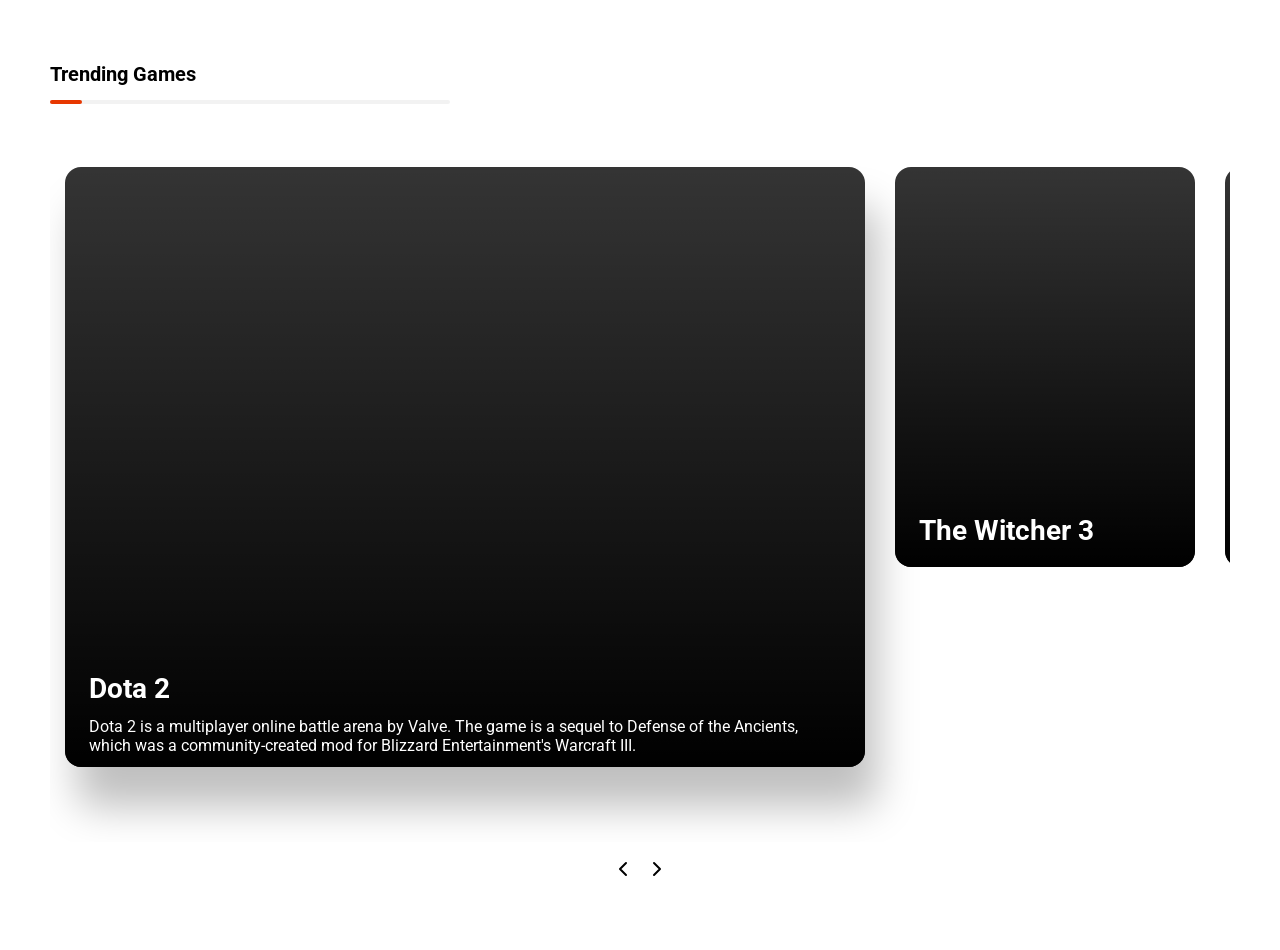
<file: expandable-animated-card-slider/index.html>
<!doctype html>
<html lang="en">
  <head>
    <meta charset="UTF-8" />
    <meta name="viewport" content="width=device-width, initial-scale=1.0" />
    <title>Document</title>
    <!-- Owl Carousel CSS -->
    <link rel="stylesheet" href="https://cdnjs.cloudflare.com/ajax/libs/OwlCarousel2/2.3.4/assets/owl.carousel.min.css" />
    <link rel="stylesheet" href="https://cdnjs.cloudflare.com/ajax/libs/OwlCarousel2/2.3.4/assets/owl.theme.default.min.css" />
    <!-- Font Awesome CDN -->
    <link rel="stylesheet" href="https://cdnjs.cloudflare.com/ajax/libs/font-awesome/4.7.0/css/font-awesome.min.css" />
    <link rel="stylesheet" href="style.css" />
  </head>
  <body>
    <section class="eacl-container">
  <h2 class="eacl-title">trending games</h2>
  <div class="owl-carousel eacl-carousel owl-theme">
    <div class="eacl-card active" style="background-image: url(https://www.yudiz.com/codepen/expandable-animated-card-slider/dota-2.jpg);">
      <div class="eacl-card-description">
        <h3 class="eacl-card-title">Dota 2</h3>
        <p>Dota 2 is a multiplayer online battle arena by Valve. The game is a sequel to Defense of the
          Ancients, which was a community-created mod for Blizzard Entertainment's Warcraft III.</p>
      </div>
    </div>
    <div class="eacl-card" style="background-image: url(https://www.yudiz.com/codepen/expandable-animated-card-slider/winter-3.jpg);">
      <div class="eacl-card-description">
        <h3 class="eacl-card-title">The Witcher 3</h3>
        <p>The Witcher 3 is a multiplayer online battle arena by Valve. The game is a sequel to Defense
          of the Ancients, which was a community-created mod for Blizzard Entertainment's Warcraft III.</p>
      </div>
    </div>
    <div class="eacl-card" style="background-image: url(https://www.yudiz.com/codepen/expandable-animated-card-slider/rdr-2.jpg);">
      <div class="eacl-card-description">
        <h3 class="eacl-card-title">RDR 2</h3>
        <p>RDR 2 is a multiplayer online battle arena by Valve. The game is a sequel to Defense of the
          Ancients, which was a community-created mod for Blizzard Entertainment's Warcraft III.</p>
      </div>
    </div>
    <div class="eacl-card" style="background-image: url(https://www.yudiz.com/codepen/expandable-animated-card-slider/pubg.jpg);">
      <div class="eacl-card-description">
        <h3 class="eacl-card-title">PUBG Mobile</h3>
        <p>PUBG 2 is a multiplayer online battle arena by Valve. The game is a sequel to Defense of the
          Ancients, which was a community-created mod for Blizzard Entertainment's Warcraft III.</p>
      </div>
    </div>
    <div class="eacl-card" style="background-image: url(https://www.yudiz.com/codepen/expandable-animated-card-slider/fortnite.jpg);">
      <div class="eacl-card-description">
        <h3 class="eacl-card-title">Fortnite</h3>
        <p>Battle royale where 100 players fight to be the last person standing. which was a community-created mod
          for Blizzard Entertainment's Warcraft III.</p>
      </div>
    </div>
    <div class="eacl-card" style="background-image: url(https://www.yudiz.com/codepen/expandable-animated-card-slider/far-cry-5.jpg);">
      <div class="eacl-card-description">
        <h3 class="eacl-card-title">Far Cry 5</h3>
        <p>Far Cry 5 is a 2018 first-person shooter game developed by Ubisoft.
          which was a community-created mod for Blizzard Entertainment's Warcraft III.</p>
      </div>
    </div>

       <div class="eacl-card" style="background-image: url(https://www.yudiz.com/codepen/expandable-animated-card-slider/dota-2.jpg);">
      <div class="eacl-card-description">
        <h3 class="eacl-card-title">item 1</h3>
        <p>Dota 2 is a multiplayer online battle arena by Valve. The game is a sequel to Defense of the
          Ancients, which was a community-created mod for Blizzard Entertainment's Warcraft III.</p>
      </div>
    </div>
  </div>
  </div>
</section>
    <!-- jQuery and Owl Carousel JS -->
    <script src="https://cdnjs.cloudflare.com/ajax/libs/jquery/3.7.1/jquery.min.js"></script>
    <script src="https://cdnjs.cloudflare.com/ajax/libs/OwlCarousel2/2.3.4/owl.carousel.min.js"></script>
    <script src="scripts.js"></script>
  </body>
</html>
</file>
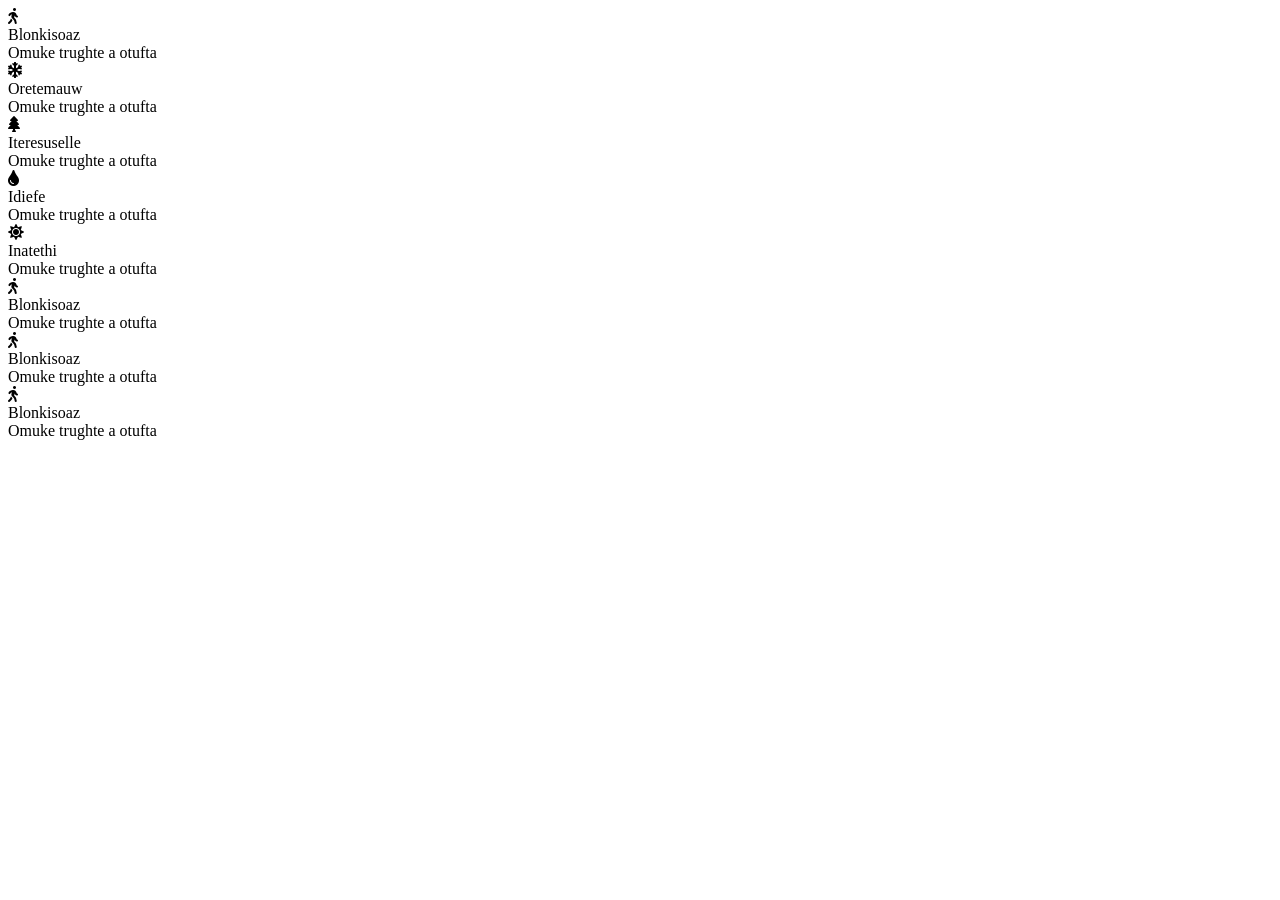
<file: expanding-flex-cards/index.html>
<!doctype html>
<html lang="en">
  <head>
    <meta charset="UTF-8" />
    <meta name="viewport" content="width=device-width, initial-scale=1.0" />
    <title>Document</title>
    <link
      href="https://fonts.googleapis.com/css2?family=Roboto:wght@400;700&display=swap"
      rel="stylesheet"
    />
    <link
      rel="stylesheet"
      href="https://cdnjs.cloudflare.com/ajax/libs/font-awesome/5.15.4/css/all.min.css"
    />
    <link rel="stylesheet" href="style.css" />
  </head>
  <body>
    <div class="efc-container">
      <div
        class="efc-card efc-active"
        style="
          --optionBackground: url(https://66.media.tumblr.com/6fb397d822f4f9f4596dff2085b18f2e/tumblr_nzsvb4p6xS1qho82wo1_1280.jpg);
        "
      >
        <div class="efc-card-shadow"></div>
        <div class="efc-card-label">
          <div class="efc-card-icon">
            <i class="fas fa-walking"></i>
          </div>
          <div class="efc-card-info">
            <div class="efc-card-title">Blonkisoaz</div>
            <div class="efc-card-subtitle">Omuke trughte a otufta</div>
          </div>
        </div>
      </div>
      <div
        class="efc-card"
        style="
          --optionBackground: url(https://66.media.tumblr.com/8b69cdde47aa952e4176b4200052abf4/tumblr_o51p7mFFF21qho82wo1_1280.jpg);
        "
      >
        <div class="efc-card-shadow"></div>
        <div class="efc-card-label">
          <div class="efc-card-icon">
            <i class="fas fa-snowflake"></i>
          </div>
          <div class="efc-card-info">
            <div class="efc-card-title">Oretemauw</div>
            <div class="efc-card-subtitle">Omuke trughte a otufta</div>
          </div>
        </div>
      </div>
      <div
        class="efc-card"
        style="
          --optionBackground: url(https://66.media.tumblr.com/5af3f8303456e376ceda1517553ba786/tumblr_o4986gakjh1qho82wo1_1280.jpg);
        "
      >
        <div class="efc-card-shadow"></div>
        <div class="efc-card-label">
          <div class="efc-card-icon">
            <i class="fas fa-tree"></i>
          </div>
          <div class="efc-card-info">
            <div class="efc-card-title">Iteresuselle</div>
            <div class="efc-card-subtitle">Omuke trughte a otufta</div>
          </div>
        </div>
      </div>
      <div
        class="efc-card"
        style="
          --optionBackground: url(https://66.media.tumblr.com/5516a22e0cdacaa85311ec3f8fd1e9ef/tumblr_o45jwvdsL11qho82wo1_1280.jpg);
        "
      >
        <div class="efc-card-shadow"></div>
        <div class="efc-card-label">
          <div class="efc-card-icon">
            <i class="fas fa-tint"></i>
          </div>
          <div class="efc-card-info">
            <div class="efc-card-title">Idiefe</div>
            <div class="efc-card-subtitle">Omuke trughte a otufta</div>
          </div>
        </div>
      </div>
      <div
        class="efc-card"
        style="
          --optionBackground: url(https://66.media.tumblr.com/f19901f50b79604839ca761cd6d74748/tumblr_o65rohhkQL1qho82wo1_1280.jpg);
        "
      >
        <div class="efc-card-shadow"></div>
        <div class="efc-card-label">
          <div class="efc-card-icon">
            <i class="fas fa-sun"></i>
          </div>
          <div class="efc-card-info">
            <div class="efc-card-title">Inatethi</div>
            <div class="efc-card-subtitle">Omuke trughte a otufta</div>
          </div>
        </div>
      </div>
      <div
        class="efc-card"
        style="
          --optionBackground: url(https://66.media.tumblr.com/6fb397d822f4f9f4596dff2085b18f2e/tumblr_nzsvb4p6xS1qho82wo1_1280.jpg);
        "
      >
        <div class="efc-card-shadow"></div>
        <div class="efc-card-label">
          <div class="efc-card-icon">
            <i class="fas fa-walking"></i>
          </div>
          <div class="efc-card-info">
            <div class="efc-card-title">Blonkisoaz</div>
            <div class="efc-card-subtitle">Omuke trughte a otufta</div>
          </div>
        </div>
      </div>

      <div
        class="efc-card"
        style="
          --optionBackground: url(https://66.media.tumblr.com/6fb397d822f4f9f4596dff2085b18f2e/tumblr_nzsvb4p6xS1qho82wo1_1280.jpg);
        "
      >
        <div class="efc-card-shadow"></div>
        <div class="efc-card-label">
          <div class="efc-card-icon">
            <i class="fas fa-walking"></i>
          </div>
          <div class="efc-card-info">
            <div class="efc-card-title">Blonkisoaz</div>
            <div class="efc-card-subtitle">Omuke trughte a otufta</div>
          </div>
        </div>
      </div>

      <div
        class="efc-card"
        style="
          --optionBackground: url(https://66.media.tumblr.com/6fb397d822f4f9f4596dff2085b18f2e/tumblr_nzsvb4p6xS1qho82wo1_1280.jpg);
        "
      >
        <div class="efc-card-shadow"></div>
        <div class="efc-card-label">
          <div class="efc-card-icon">
            <i class="fas fa-walking"></i>
          </div>
          <div class="efc-card-info">
            <div class="efc-card-title">Blonkisoaz</div>
            <div class="efc-card-subtitle">Omuke trughte a otufta</div>
          </div>
        </div>
      </div>
    </div>

    <script src="scripts.js"></script>
  </body>
</html>
</file>
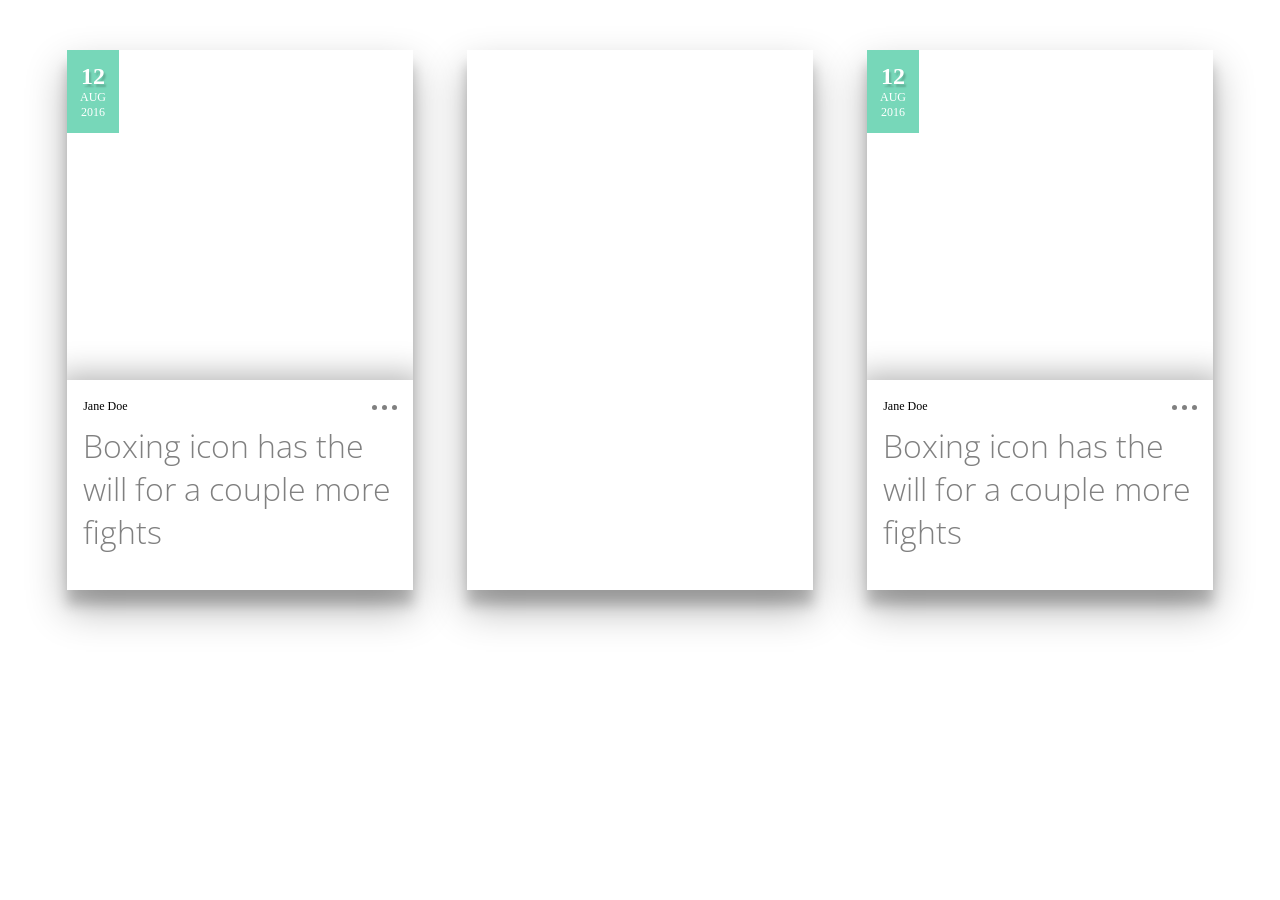
<file: news-cards/index.html>
<!doctype html>
<html lang="en">
  <head>
    <meta charset="UTF-8" />
    <meta name="viewport" content="width=device-width, initial-scale=1.0" />
    <link rel="stylesheet" href="style.css" />
    <link
      rel="stylesheet"
      href="https://cdnjs.cloudflare.com/ajax/libs/font-awesome/4.7.0/css/font-awesome.min.css"
    />
    <title>News Cards Grid</title>
  </head>
  <body>
    <div class="icbnc-news-card-grid">
      <!-- Light Style Card 1 -->
      <div class="icbnc-news-card icbnc-style-light">
        <div class="icbnc-card-inner">
          <div class="icbnc-card-date">
            <span class="icbnc-day">12</span>
            <span class="icbnc-month">Aug</span>
            <span class="icbnc-year">2016</span>
          </div>
          <div class="icbnc-card-details">
            <div class="icbnc-card-content">
              <span class="icbnc-card-author">Jane Doe</span>
              <h1 class="icbnc-card-title">
                <a href="#"
                  >Boxing icon has the will for a couple more fights</a
                >
              </h1>
              <div class="icbnc-card-hover-content">
                <div>
                  <p class="icbnc-card-excerpt">
                    The highly anticipated world championship fight will take place
                    at 10am and is the second major boxing blockbuster in the nation
                    after 43 years.
                  </p>
                </div>
              </div>
              <label for="show-menu-1" class="icbnc-card-menu-btn"
                ><span></span
              ></label>
            </div>
            <input
              type="checkbox"
              id="show-menu-1"
              class="icbnc-menu-checkbox"
            />
            <ul class="icbnc-card-menu">
              <li>
                <a href="#" class="fa fa-bookmark-o"></a>
              </li>
              <li>
                <a href="#" class="fa fa-heart-o"><span>47</span></a>
              </li>
              <li>
                <a href="#" class="fa fa-comment-o"><span>8</span></a>
              </li>
            </ul>
          </div>
        </div>
      </div>

      <!-- Dark Style Card -->
      <div class="icbnc-news-card icbnc-style-dark">
        <div class="icbnc-card-inner">
          <div class="icbnc-card-header">
            <div class="icbnc-card-date">
              <span class="icbnc-day">12</span>
              <span class="icbnc-month">Aug</span>
              <span class="icbnc-year">2016</span>
            </div>
            <ul class="icbnc-card-menu">
              <li>
                <a href="#" class="fa fa-bookmark-o"></a>
              </li>
              <li>
                <a href="#" class="fa fa-heart-o"><span>18</span></a>
              </li>
              <li>
                <a href="#" class="fa fa-comment-o"><span>3</span></a>
              </li>
            </ul>
          </div>
          <div class="icbnc-card-details">
            <div class="icbnc-card-content">
              <span class="icbnc-card-author">Jane Doe</span>
              <h1 class="icbnc-card-title">
                <a href="#">Stranger Things: The sound of the Upside Down</a>
              </h1>
              <div class="icbnc-card-hover-content">
                <div>
                  <p class="icbnc-card-excerpt">
                    The antsy bingers of Netflix will eagerly anticipate the digital
                    release of the Survive soundtrack, out today. The antsy bingers
                    of Netflix will eagerly anticipate the digital release of the
                    Survive soundtrack, out today. The antsy bingers of Netflix will
                    eagerly anticipate the digital release of the Survive
                    soundtrack, out today.
                  </p>
                  <a href="#" class="icbnc-card-read-more">Read more</a>
                </div>
              </div>
            </div>
          </div>
        </div>
      </div>

      <!-- Light Style Card 2 -->
      <div class="icbnc-news-card icbnc-style-light">
        <div class="icbnc-card-inner">
          <div class="icbnc-card-date">
            <span class="icbnc-day">12</span>
            <span class="icbnc-month">Aug</span>
            <span class="icbnc-year">2016</span>
          </div>
          <div class="icbnc-card-details">
            <div class="icbnc-card-content">
              <span class="icbnc-card-author">Jane Doe</span>
              <h1 class="icbnc-card-title">
                <a href="#"
                  >Boxing icon has the will for a couple more fights</a
                >
              </h1>
              <div class="icbnc-card-hover-content">
                <div>
                  <p class="icbnc-card-excerpt">
                    The highly anticipated world championship fight will take place
                    at 10am and is the second major boxing blockbuster in the nation
                    after 43 years.
                  </p>
                </div>
              </div>
              <label for="show-menu-2" class="icbnc-card-menu-btn"
                ><span></span
              ></label>
            </div>
            <input
              type="checkbox"
              id="show-menu-2"
              class="icbnc-menu-checkbox"
            />
            <ul class="icbnc-card-menu">
              <li>
                <a href="#" class="fa fa-bookmark-o"></a>
              </li>
              <li>
                <a href="#" class="fa fa-heart-o"><span>47</span></a>
              </li>
              <li>
                <a href="#" class="fa fa-comment-o"><span>8</span></a>
              </li>
            </ul>
          </div>
        </div>
      </div>
    </div>
  </body>
</html>
</file>
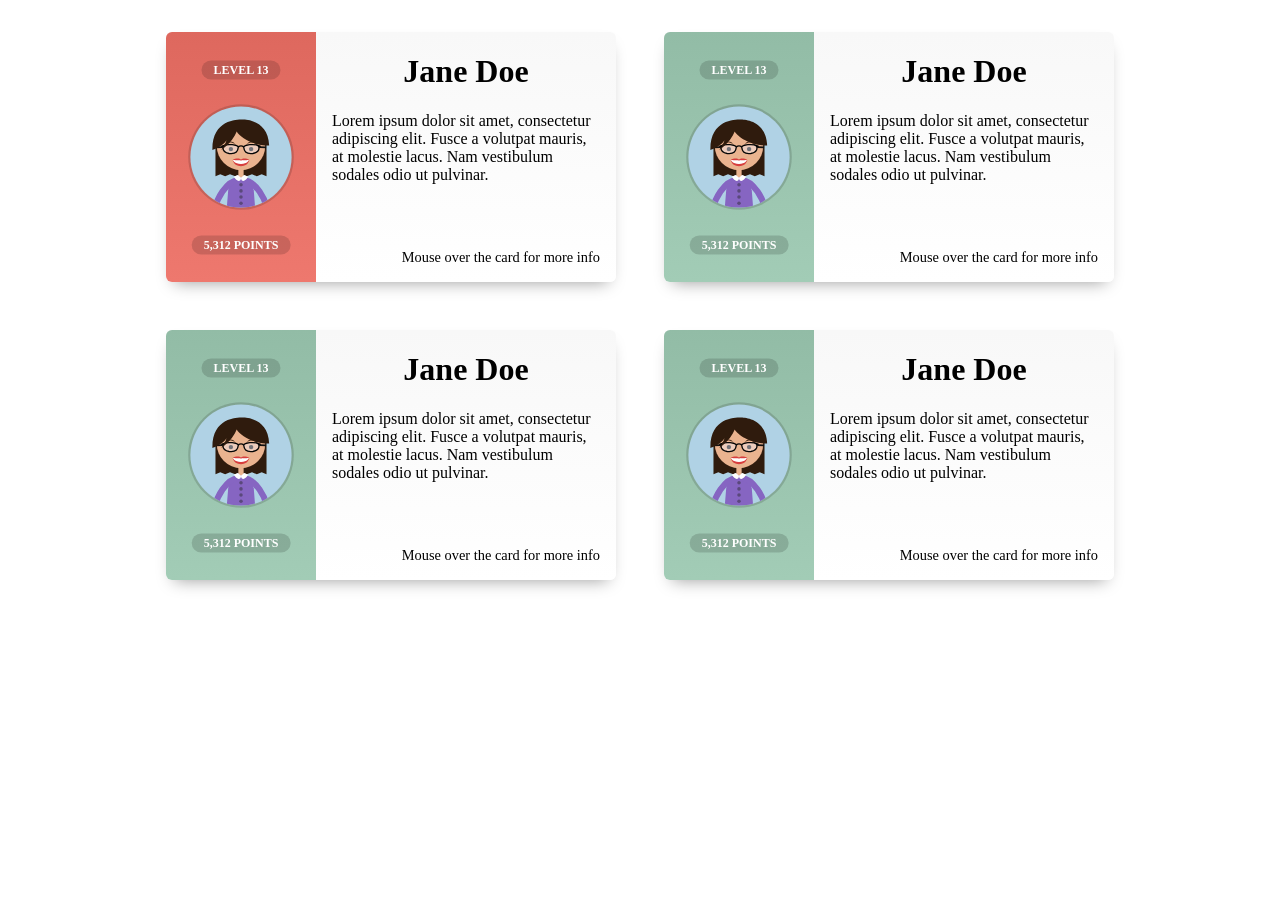
<file: player-cards/index.html>
<!doctype html>
<html lang="en">
  <head>
    <meta charset="UTF-8" />
    <meta name="viewport" content="width=device-width, initial-scale=1.0" />
    <link
      rel="stylesheet"
      href="https://cdnjs.cloudflare.com/ajax/libs/font-awesome/4.7.0/css/font-awesome.min.css"
    />
    <link rel="stylesheet" href="style.css" />
    <title>Document</title>
  </head>
  <body>
    <div class="pcb-main-wrapper">
      <div class="pcb-card-grid">
        <div class="pcb-profile-card">
          <div class="pcb-sidebar">
            <div class="pcb-user-avatar">
              <div class="pcb-user-level">Level 13</div>
              <div class="pcb-user-points">5,312 Points</div>
              <svg
                width="110"
                height="110"
                viewBox="0 0 250 250"
                xmlns="http://www.w3.org/2000/svg"
                role="img"
                aria-labelledby="title desc"
              >
                <title id="title">Teacher</title>
                <desc id="desc">
                  Cartoon of a Caucasian woman smiling, and wearing black
                  glasses and a purple shirt with white collar drawn by Alvaro
                  Montoro.
                </desc>
                <style>
                  .pcb-av-skin {
                    fill: #eab38f;
                  }
                  .pcb-av-eyes {
                    fill: #1f1f1f;
                  }
                  .pcb-av-hair {
                    fill: #2f1b0d;
                  }
                  .pcb-av-line {
                    fill: none;
                    stroke: #2f1b0d;
                    stroke-width: 2px;
                  }
                </style>
                <defs>
                  <clipPath id="scene">
                    <circle cx="125" cy="125" r="115" />
                  </clipPath>
                  <clipPath id="lips">
                    <path
                      d="M 106,132 C 113,127 125,128 125,132 125,128 137,127 144,132 141,142  134,146  125,146  116,146 109,142 106,132 Z"
                    />
                  </clipPath>
                </defs>
                <circle cx="125" cy="125" r="120" fill="rgba(0,0,0,0.15)" />
                <g stroke="none" stroke-width="0" clip-path="url(#scene)">
                  <rect x="0" y="0" width="250" height="250" fill="#b0d2e5" />
                  <g id="head">
                    <path
                      fill="none"
                      stroke="#111111"
                      stroke-width="2"
                      d="M 68,103 83,103.5"
                    />
                    <path
                      class="pcb-av-hair"
                      d="M 67,90 67,169 78,164 89,169 100,164 112,169 125,164 138,169 150,164 161,169 172,164 183,169 183,90 Z"
                    />
                    <circle cx="125" cy="100" r="55" class="pcb-av-skin" />
                    <ellipse
                      cx="102"
                      cy="107"
                      rx="5"
                      ry="5"
                      class="pcb-av-eyes"
                      id="eye-left"
                    />
                    <ellipse
                      cx="148"
                      cy="107"
                      rx="5"
                      ry="5"
                      class="pcb-av-eyes"
                      id="eye-right"
                    />
                    <rect x="119" y="140" width="12" height="40" class="pcb-av-skin" />
                    <path
                      class="pcb-av-line pcb-av-eyebrow"
                      d="M 90,98 C 93,90 103,89 110,94"
                      id="eyebrow-left"
                    />
                    <path
                      class="pcb-av-line pcb-av-eyebrow"
                      d="M 160,98 C 157,90 147,89 140,94"
                      id="eyebrow-right"
                    />
                    <path
                      stroke="#111111"
                      stroke-width="4"
                      d="M 68,103 83,102.5"
                    />
                    <path
                      stroke="#111111"
                      stroke-width="4"
                      d="M 182,103 167,102.5"
                    />
                    <path
                      stroke="#050505"
                      stroke-width="3"
                      fill="none"
                      d="M 119,102 C 123,99 127,99 131,102"
                    />
                    <path
                      fill="#050505"
                      d="M 92,97 C 85,97 79,98 80,101 81,104 84,104 85,102"
                    />
                    <path
                      fill="#050505"
                      d="M 158,97 C 165,97 171,98 170,101 169,104 166,104 165,102"
                    />
                    <path
                      stroke="#050505"
                      stroke-width="3"
                      fill="rgba(240,240,255,0.4)"
                      d="M 119,102 C 118,111 115,119 98,117 85,115 84,108 84,104 84,97 94,96 105,97 112,98 117,98 119,102 Z"
                    />
                    <path
                      stroke="#050505"
                      stroke-width="3"
                      fill="rgba(240,240,255,0.4)"
                      d="M 131,102 C 132,111 135,119 152,117 165,115 166,108 166,104 166,97 156,96 145,97 138,98 133,98 131,102 Z"
                    />
                    <path
                      class="pcb-av-hair"
                      d="M 60,109 C 59,39 118,40 129,40 139,40 187,43 189,99 135,98 115,67 115,67 115,67 108,90 80,109 86,101 91,92 92,87 85,99 65,108 60,109"
                    />
                    <path
                      id="mouth"
                      fill="#d73e3e"
                      d="M 106,132 C 113,127 125,128 125,132 125,128 137,127 144,132 141,142  134,146  125,146  116,146 109,142 106,132 Z"
                    />
                    <path
                      id="smile"
                      fill="white"
                      d="M125,141 C 140,141 143,132 143,132 143,132 125,133 125,133 125,133 106.5,132 106.5,132 106.5,132 110,141 125,141 Z"
                      clip-path="url(#lips)"
                    />
                  </g>
                  <g id="shirt">
                    <path
                      fill="#8665c2"
                      d="M 132,170 C 146,170 154,200 154,200 154,200 158,250 158,250 158,250 92,250 92,250 92,250 96,200 96,200 96,200 104,170 118,170 118,170 125,172 125,172 125,172 132,170 132,170 Z"
                    />
                    <path
                      id="arm-left"
                      class="pcb-av-arm"
                      stroke="#8665c2"
                      fill="none"
                      stroke-width="14"
                      d="M 118,178 C 94,179 66,220 65,254"
                    />
                    <path
                      id="arm-right"
                      class="pcb-av-arm"
                      stroke="#8665c2"
                      fill="none"
                      stroke-width="14"
                      d="M 132,178 C 156,179 184,220 185,254"
                    />
                    <path
                      fill="white"
                      d="M 117,166 C 117,166 125,172 125,172 125,182 115,182 109,170 Z"
                    />
                    <path
                      fill="white"
                      d="M 133,166 C 133,166 125,172 125,172 125,182 135,182 141,170 Z"
                    />
                    <circle cx="125" cy="188" r="4" fill="#5a487b" />
                    <circle cx="125" cy="202" r="4" fill="#5a487b" />
                    <circle cx="125" cy="216" r="4" fill="#5a487b" />
                    <circle cx="125" cy="230" r="4" fill="#5a487b" />
                    <circle cx="125" cy="244" r="4" fill="#5a487b" />
                    <path
                      stroke="#daa37f"
                      stroke-width="1"
                      class="pcb-av-skin pcb-av-hand"
                      id="hand-left"
                      d="M 51,270 C 46,263 60,243 63,246 65,247 66,248 61,255 72,243 76,238 79,240 82,243 72,254 69,257 72,254 82,241 86,244 89,247 75,261 73,263 77,258 84,251 86,253 89,256 70,287 59,278"
                    />
                    <path
                      stroke="#daa37f"
                      stroke-width="1"
                      class="pcb-av-skin pcb-av-hand"
                      id="hand-right"
                      d="M 199,270 C 204,263 190,243 187,246 185,247 184,248 189,255 178,243 174,238 171,240 168,243 178,254 181,257 178,254 168,241 164,244 161,247 175,261 177,263 173,258 166,251 164,253 161,256 180,287 191,278"
                    />
                  </g>
                </g>
              </svg>
            </div>
            <div class="pcb-sidebar-info">
              <h1>Jane Doe</h1>
              <div class="pcb-user-metadata">
                <span>Group Name</span>
                <span>Joined January 2019</span>
              </div>
              <div class="pcb-user-metadata">
                <span>Position/Role</span>
                <span>City, Country</span>
              </div>
              <div class="pcb-stats-container">
                <div>
                  <div class="pcb-stat-title">Awards</div>
                  <i class="fa fa-trophy"></i>
                  <div class="pcb-stat-value">2</div>
                </div>
                <div>
                  <div class="pcb-stat-title">Matches</div>
                  <i class="fa fa-gamepad"></i>
                  <div class="pcb-stat-value">27</div>
                </div>
                <div>
                  <div class="pcb-stat-title">Pals</div>
                  <i class="fa fa-group"></i>
                  <div class="pcb-stat-value">123</div>
                </div>
                <div>
                  <div class="pcb-stat-title">Coffee</div>
                  <i class="fa fa-coffee"></i>
                  <div class="pcb-stat-value pcb-stat-infinity">∞</div>
                </div>
              </div>
            </div>
          </div>
          <div class="pcb-main-content">
            <h1>Jane Doe</h1>
            <p>
              Lorem ipsum dolor sit amet, consectetur adipiscing elit. Fusce a
              volutpat mauris, at molestie lacus. Nam vestibulum sodales odio ut
              pulvinar.
            </p>
            <span class="pcb-hover-prompt">Mouse over the card for more info</span>
          </div>
        </div>

        <div class="pcb-profile-card pcb-theme-green">
          <div class="pcb-sidebar">
            <div class="pcb-user-avatar">
              <div class="pcb-user-level">Level 13</div>
              <div class="pcb-user-points">5,312 Points</div>
              <svg
                width="110"
                height="110"
                viewBox="0 0 250 250"
                xmlns="http://www.w3.org/2000/svg"
                role="img"
                aria-labelledby="title desc"
              >
                <title id="title">Teacher</title>
                <desc id="desc">
                  Cartoon of a Caucasian woman smiling, and wearing black
                  glasses and a purple shirt with white collar drawn by Alvaro
                  Montoro.
                </desc>
                <style>
                  .pcb-av-skin {
                    fill: #eab38f;
                  }
                  .pcb-av-eyes {
                    fill: #1f1f1f;
                  }
                  .pcb-av-hair {
                    fill: #2f1b0d;
                  }
                  .pcb-av-line {
                    fill: none;
                    stroke: #2f1b0d;
                    stroke-width: 2px;
                  }
                </style>
                <defs>
                  <clipPath id="scene">
                    <circle cx="125" cy="125" r="115" />
                  </clipPath>
                  <clipPath id="lips">
                    <path
                      d="M 106,132 C 113,127 125,128 125,132 125,128 137,127 144,132 141,142  134,146  125,146  116,146 109,142 106,132 Z"
                    />
                  </clipPath>
                </defs>
                <circle cx="125" cy="125" r="120" fill="rgba(0,0,0,0.15)" />
                <g stroke="none" stroke-width="0" clip-path="url(#scene)">
                  <rect x="0" y="0" width="250" height="250" fill="#b0d2e5" />
                  <g id="head">
                    <path
                      fill="none"
                      stroke="#111111"
                      stroke-width="2"
                      d="M 68,103 83,103.5"
                    />
                    <path
                      class="pcb-av-hair"
                      d="M 67,90 67,169 78,164 89,169 100,164 112,169 125,164 138,169 150,164 161,169 172,164 183,169 183,90 Z"
                    />
                    <circle cx="125" cy="100" r="55" class="pcb-av-skin" />
                    <ellipse
                      cx="102"
                      cy="107"
                      rx="5"
                      ry="5"
                      class="pcb-av-eyes"
                      id="eye-left"
                    />
                    <ellipse
                      cx="148"
                      cy="107"
                      rx="5"
                      ry="5"
                      class="pcb-av-eyes"
                      id="eye-right"
                    />
                    <rect x="119" y="140" width="12" height="40" class="pcb-av-skin" />
                    <path
                      class="pcb-av-line pcb-av-eyebrow"
                      d="M 90,98 C 93,90 103,89 110,94"
                      id="eyebrow-left"
                    />
                    <path
                      class="pcb-av-line pcb-av-eyebrow"
                      d="M 160,98 C 157,90 147,89 140,94"
                      id="eyebrow-right"
                    />
                    <path
                      stroke="#111111"
                      stroke-width="4"
                      d="M 68,103 83,102.5"
                    />
                    <path
                      stroke="#111111"
                      stroke-width="4"
                      d="M 182,103 167,102.5"
                    />
                    <path
                      stroke="#050505"
                      stroke-width="3"
                      fill="none"
                      d="M 119,102 C 123,99 127,99 131,102"
                    />
                    <path
                      fill="#050505"
                      d="M 92,97 C 85,97 79,98 80,101 81,104 84,104 85,102"
                    />
                    <path
                      fill="#050505"
                      d="M 158,97 C 165,97 171,98 170,101 169,104 166,104 165,102"
                    />
                    <path
                      stroke="#050505"
                      stroke-width="3"
                      fill="rgba(240,240,255,0.4)"
                      d="M 119,102 C 118,111 115,119 98,117 85,115 84,108 84,104 84,97 94,96 105,97 112,98 117,98 119,102 Z"
                    />
                    <path
                      stroke="#050505"
                      stroke-width="3"
                      fill="rgba(240,240,255,0.4)"
                      d="M 131,102 C 132,111 135,119 152,117 165,115 166,108 166,104 166,97 156,96 145,97 138,98 133,98 131,102 Z"
                    />
                    <path
                      class="pcb-av-hair"
                      d="M 60,109 C 59,39 118,40 129,40 139,40 187,43 189,99 135,98 115,67 115,67 115,67 108,90 80,109 86,101 91,92 92,87 85,99 65,108 60,109"
                    />
                    <path
                      id="mouth"
                      fill="#d73e3e"
                      d="M 106,132 C 113,127 125,128 125,132 125,128 137,127 144,132 141,142  134,146  125,146  116,146 109,142 106,132 Z"
                    />
                    <path
                      id="smile"
                      fill="white"
                      d="M125,141 C 140,141 143,132 143,132 143,132 125,133 125,133 125,133 106.5,132 106.5,132 106.5,132 110,141 125,141 Z"
                      clip-path="url(#lips)"
                    />
                  </g>
                  <g id="shirt">
                    <path
                      fill="#8665c2"
                      d="M 132,170 C 146,170 154,200 154,200 154,200 158,250 158,250 158,250 92,250 92,250 92,250 96,200 96,200 96,200 104,170 118,170 118,170 125,172 125,172 125,172 132,170 132,170 Z"
                    />
                    <path
                      id="arm-left"
                      class="pcb-av-arm"
                      stroke="#8665c2"
                      fill="none"
                      stroke-width="14"
                      d="M 118,178 C 94,179 66,220 65,254"
                    />
                    <path
                      id="arm-right"
                      class="pcb-av-arm"
                      stroke="#8665c2"
                      fill="none"
                      stroke-width="14"
                      d="M 132,178 C 156,179 184,220 185,254"
                    />
                    <path
                      fill="white"
                      d="M 117,166 C 117,166 125,172 125,172 125,182 115,182 109,170 Z"
                    />
                    <path
                      fill="white"
                      d="M 133,166 C 133,166 125,172 125,172 125,182 135,182 141,170 Z"
                    />
                    <circle cx="125" cy="188" r="4" fill="#5a487b" />
                    <circle cx="125" cy="202" r="4" fill="#5a487b" />
                    <circle cx="125" cy="216" r="4" fill="#5a487b" />
                    <circle cx="125" cy="230" r="4" fill="#5a487b" />
                    <circle cx="125" cy="244" r="4" fill="#5a487b" />
                    <path
                      stroke="#daa37f"
                      stroke-width="1"
                      class="pcb-av-skin pcb-av-hand"
                      id="hand-left"
                      d="M 51,270 C 46,263 60,243 63,246 65,247 66,248 61,255 72,243 76,238 79,240 82,243 72,254 69,257 72,254 82,241 86,244 89,247 75,261 73,263 77,258 84,251 86,253 89,256 70,287 59,278"
                    />
                    <path
                      stroke="#daa37f"
                      stroke-width="1"
                      class="pcb-av-skin pcb-av-hand"
                      id="hand-right"
                      d="M 199,270 C 204,263 190,243 187,246 185,247 184,248 189,255 178,243 174,238 171,240 168,243 178,254 181,257 178,254 168,241 164,244 161,247 175,261 177,263 173,258 166,251 164,253 161,256 180,287 191,278"
                    />
                  </g>
                </g>
              </svg>
            </div>
            <div class="pcb-sidebar-info">
              <h1>Jane Doe</h1>
              <div class="pcb-user-metadata">
                <span>Group Name</span>
                <span>Joined January 2019</span>
              </div>
              <div class="pcb-user-metadata">
                <span>Position/Role</span>
                <span>City, Country</span>
              </div>
              <div class="pcb-stats-container">
                <div>
                  <div class="pcb-stat-title">Awards</div>
                  <i class="fa fa-trophy"></i>
                  <div class="pcb-stat-value">2</div>
                </div>
                <div>
                  <div class="pcb-stat-title">Matches</div>
                  <i class="fa fa-gamepad"></i>
                  <div class="pcb-stat-value">27</div>
                </div>
                <div>
                  <div class="pcb-stat-title">Pals</div>
                  <i class="fa fa-group"></i>
                  <div class="pcb-stat-value">123</div>
                </div>
                <div>
                  <div class="pcb-stat-title">Coffee</div>
                  <i class="fa fa-coffee"></i>
                  <div class="pcb-stat-value pcb-stat-infinity">∞</div>
                </div>
              </div>
            </div>
          </div>
          <div class="pcb-main-content">
            <h1>Jane Doe</h1>
            <p>
              Lorem ipsum dolor sit amet, consectetur adipiscing elit. Fusce a
              volutpat mauris, at molestie lacus. Nam vestibulum sodales odio ut
              pulvinar.
            </p>
            <span class="pcb-hover-prompt">Mouse over the card for more info</span>
          </div>
        </div>
        <div class="pcb-profile-card pcb-theme-green">
          <div class="pcb-sidebar">
            <div class="pcb-user-avatar">
              <div class="pcb-user-level">Level 13</div>
              <div class="pcb-user-points">5,312 Points</div>
              <svg
                width="110"
                height="110"
                viewBox="0 0 250 250"
                xmlns="http://www.w3.org/2000/svg"
                role="img"
                aria-labelledby="title desc"
              >
                <title id="title">Teacher</title>
                <desc id="desc">
                  Cartoon of a Caucasian woman smiling, and wearing black
                  glasses and a purple shirt with white collar drawn by Alvaro
                  Montoro.
                </desc>
                <style>
                  .pcb-av-skin {
                    fill: #eab38f;
                  }
                  .pcb-av-eyes {
                    fill: #1f1f1f;
                  }
                  .pcb-av-hair {
                    fill: #2f1b0d;
                  }
                  .pcb-av-line {
                    fill: none;
                    stroke: #2f1b0d;
                    stroke-width: 2px;
                  }
                </style>
                <defs>
                  <clipPath id="scene">
                    <circle cx="125" cy="125" r="115" />
                  </clipPath>
                  <clipPath id="lips">
                    <path
                      d="M 106,132 C 113,127 125,128 125,132 125,128 137,127 144,132 141,142  134,146  125,146  116,146 109,142 106,132 Z"
                    />
                  </clipPath>
                </defs>
                <circle cx="125" cy="125" r="120" fill="rgba(0,0,0,0.15)" />
                <g stroke="none" stroke-width="0" clip-path="url(#scene)">
                  <rect x="0" y="0" width="250" height="250" fill="#b0d2e5" />
                  <g id="head">
                    <path
                      fill="none"
                      stroke="#111111"
                      stroke-width="2"
                      d="M 68,103 83,103.5"
                    />
                    <path
                      class="pcb-av-hair"
                      d="M 67,90 67,169 78,164 89,169 100,164 112,169 125,164 138,169 150,164 161,169 172,164 183,169 183,90 Z"
                    />
                    <circle cx="125" cy="100" r="55" class="pcb-av-skin" />
                    <ellipse
                      cx="102"
                      cy="107"
                      rx="5"
                      ry="5"
                      class="pcb-av-eyes"
                      id="eye-left"
                    />
                    <ellipse
                      cx="148"
                      cy="107"
                      rx="5"
                      ry="5"
                      class="pcb-av-eyes"
                      id="eye-right"
                    />
                    <rect x="119" y="140" width="12" height="40" class="pcb-av-skin" />
                    <path
                      class="pcb-av-line pcb-av-eyebrow"
                      d="M 90,98 C 93,90 103,89 110,94"
                      id="eyebrow-left"
                    />
                    <path
                      class="pcb-av-line pcb-av-eyebrow"
                      d="M 160,98 C 157,90 147,89 140,94"
                      id="eyebrow-right"
                    />
                    <path
                      stroke="#111111"
                      stroke-width="4"
                      d="M 68,103 83,102.5"
                    />
                    <path
                      stroke="#111111"
                      stroke-width="4"
                      d="M 182,103 167,102.5"
                    />
                    <path
                      stroke="#050505"
                      stroke-width="3"
                      fill="none"
                      d="M 119,102 C 123,99 127,99 131,102"
                    />
                    <path
                      fill="#050505"
                      d="M 92,97 C 85,97 79,98 80,101 81,104 84,104 85,102"
                    />
                    <path
                      fill="#050505"
                      d="M 158,97 C 165,97 171,98 170,101 169,104 166,104 165,102"
                    />
                    <path
                      stroke="#050505"
                      stroke-width="3"
                      fill="rgba(240,240,255,0.4)"
                      d="M 119,102 C 118,111 115,119 98,117 85,115 84,108 84,104 84,97 94,96 105,97 112,98 117,98 119,102 Z"
                    />
                    <path
                      stroke="#050505"
                      stroke-width="3"
                      fill="rgba(240,240,255,0.4)"
                      d="M 131,102 C 132,111 135,119 152,117 165,115 166,108 166,104 166,97 156,96 145,97 138,98 133,98 131,102 Z"
                    />
                    <path
                      class="pcb-av-hair"
                      d="M 60,109 C 59,39 118,40 129,40 139,40 187,43 189,99 135,98 115,67 115,67 115,67 108,90 80,109 86,101 91,92 92,87 85,99 65,108 60,109"
                    />
                    <path
                      id="mouth"
                      fill="#d73e3e"
                      d="M 106,132 C 113,127 125,128 125,132 125,128 137,127 144,132 141,142  134,146  125,146  116,146 109,142 106,132 Z"
                    />
                    <path
                      id="smile"
                      fill="white"
                      d="M125,141 C 140,141 143,132 143,132 143,132 125,133 125,133 125,133 106.5,132 106.5,132 106.5,132 110,141 125,141 Z"
                      clip-path="url(#lips)"
                    />
                  </g>
                  <g id="shirt">
                    <path
                      fill="#8665c2"
                      d="M 132,170 C 146,170 154,200 154,200 154,200 158,250 158,250 158,250 92,250 92,250 92,250 96,200 96,200 96,200 104,170 118,170 118,170 125,172 125,172 125,172 132,170 132,170 Z"
                    />
                    <path
                      id="arm-left"
                      class="pcb-av-arm"
                      stroke="#8665c2"
                      fill="none"
                      stroke-width="14"
                      d="M 118,178 C 94,179 66,220 65,254"
                    />
                    <path
                      id="arm-right"
                      class="pcb-av-arm"
                      stroke="#8665c2"
                      fill="none"
                      stroke-width="14"
                      d="M 132,178 C 156,179 184,220 185,254"
                    />
                    <path
                      fill="white"
                      d="M 117,166 C 117,166 125,172 125,172 125,182 115,182 109,170 Z"
                    />
                    <path
                      fill="white"
                      d="M 133,166 C 133,166 125,172 125,172 125,182 135,182 141,170 Z"
                    />
                    <circle cx="125" cy="188" r="4" fill="#5a487b" />
                    <circle cx="125" cy="202" r="4" fill="#5a487b" />
                    <circle cx="125" cy="216" r="4" fill="#5a487b" />
                    <circle cx="125" cy="230" r="4" fill="#5a487b" />
                    <circle cx="125" cy="244" r="4" fill="#5a487b" />
                    <path
                      stroke="#daa37f"
                      stroke-width="1"
                      class="pcb-av-skin pcb-av-hand"
                      id="hand-left"
                      d="M 51,270 C 46,263 60,243 63,246 65,247 66,248 61,255 72,243 76,238 79,240 82,243 72,254 69,257 72,254 82,241 86,244 89,247 75,261 73,263 77,258 84,251 86,253 89,256 70,287 59,278"
                    />
                    <path
                      stroke="#daa37f"
                      stroke-width="1"
                      class="pcb-av-skin pcb-av-hand"
                      id="hand-right"
                      d="M 199,270 C 204,263 190,243 187,246 185,247 184,248 189,255 178,243 174,238 171,240 168,243 178,254 181,257 178,254 168,241 164,244 161,247 175,261 177,263 173,258 166,251 164,253 161,256 180,287 191,278"
                    />
                  </g>
                </g>
              </svg>
            </div>
            <div class="pcb-sidebar-info">
              <h1>Jane Doe</h1>
              <div class="pcb-user-metadata">
                <span>Group Name</span>
                <span>Joined January 2019</span>
              </div>
              <div class="pcb-user-metadata">
                <span>Position/Role</span>
                <span>City, Country</span>
              </div>
              <div class="pcb-stats-container">
                <div>
                  <div class="pcb-stat-title">Awards</div>
                  <i class="fa fa-trophy"></i>
                  <div class="pcb-stat-value">2</div>
                </div>
                <div>
                  <div class="pcb-stat-title">Matches</div>
                  <i class="fa fa-gamepad"></i>
                  <div class="pcb-stat-value">27</div>
                </div>
                <div>
                  <div class="pcb-stat-title">Pals</div>
                  <i class="fa fa-group"></i>
                  <div class="pcb-stat-value">123</div>
                </div>
                <div>
                  <div class="pcb-stat-title">Coffee</div>
                  <i class="fa fa-coffee"></i>
                  <div class="pcb-stat-value pcb-stat-infinity">∞</div>
                </div>
              </div>
            </div>
          </div>
          <div class="pcb-main-content">
            <h1>Jane Doe</h1>
            <p>
              Lorem ipsum dolor sit amet, consectetur adipiscing elit. Fusce a
              volutpat mauris, at molestie lacus. Nam vestibulum sodales odio ut
              pulvinar.
            </p>
            <span class="pcb-hover-prompt">Mouse over the card for more info</span>
          </div>
        </div>
        <div class="pcb-profile-card pcb-theme-green">
          <div class="pcb-sidebar">
            <div class="pcb-user-avatar">
              <div class="pcb-user-level">Level 13</div>
              <div class="pcb-user-points">5,312 Points</div>
              <svg
                width="110"
                height="110"
                viewBox="0 0 250 250"
                xmlns="http://www.w3.org/2000/svg"
                role="img"
                aria-labelledby="title desc"
              >
                <title id="title">Teacher</title>
                <desc id="desc">
                  Cartoon of a Caucasian woman smiling, and wearing black
                  glasses and a purple shirt with white collar drawn by Alvaro
                  Montoro.
                </desc>
                <style>
                  .pcb-av-skin {
                    fill: #eab38f;
                  }
                  .pcb-av-eyes {
                    fill: #1f1f1f;
                  }
                  .pcb-av-hair {
                    fill: #2f1b0d;
                  }
                  .pcb-av-line {
                    fill: none;
                    stroke: #2f1b0d;
                    stroke-width: 2px;
                  }
                </style>
                <defs>
                  <clipPath id="scene">
                    <circle cx="125" cy="125" r="115" />
                  </clipPath>
                  <clipPath id="lips">
                    <path
                      d="M 106,132 C 113,127 125,128 125,132 125,128 137,127 144,132 141,142  134,146  125,146  116,146 109,142 106,132 Z"
                    />
                  </clipPath>
                </defs>
                <circle cx="125" cy="125" r="120" fill="rgba(0,0,0,0.15)" />
                <g stroke="none" stroke-width="0" clip-path="url(#scene)">
                  <rect x="0" y="0" width="250" height="250" fill="#b0d2e5" />
                  <g id="head">
                    <path
                      fill="none"
                      stroke="#111111"
                      stroke-width="2"
                      d="M 68,103 83,103.5"
                    />
                    <path
                      class="pcb-av-hair"
                      d="M 67,90 67,169 78,164 89,169 100,164 112,169 125,164 138,169 150,164 161,169 172,164 183,169 183,90 Z"
                    />
                    <circle cx="125" cy="100" r="55" class="pcb-av-skin" />
                    <ellipse
                      cx="102"
                      cy="107"
                      rx="5"
                      ry="5"
                      class="pcb-av-eyes"
                      id="eye-left"
                    />
                    <ellipse
                      cx="148"
                      cy="107"
                      rx="5"
                      ry="5"
                      class="pcb-av-eyes"
                      id="eye-right"
                    />
                    <rect x="119" y="140" width="12" height="40" class="pcb-av-skin" />
                    <path
                      class="pcb-av-line pcb-av-eyebrow"
                      d="M 90,98 C 93,90 103,89 110,94"
                      id="eyebrow-left"
                    />
                    <path
                      class="pcb-av-line pcb-av-eyebrow"
                      d="M 160,98 C 157,90 147,89 140,94"
                      id="eyebrow-right"
                    />
                    <path
                      stroke="#111111"
                      stroke-width="4"
                      d="M 68,103 83,102.5"
                    />
                    <path
                      stroke="#111111"
                      stroke-width="4"
                      d="M 182,103 167,102.5"
                    />
                    <path
                      stroke="#050505"
                      stroke-width="3"
                      fill="none"
                      d="M 119,102 C 123,99 127,99 131,102"
                    />
                    <path
                      fill="#050505"
                      d="M 92,97 C 85,97 79,98 80,101 81,104 84,104 85,102"
                    />
                    <path
                      fill="#050505"
                      d="M 158,97 C 165,97 171,98 170,101 169,104 166,104 165,102"
                    />
                    <path
                      stroke="#050505"
                      stroke-width="3"
                      fill="rgba(240,240,255,0.4)"
                      d="M 119,102 C 118,111 115,119 98,117 85,115 84,108 84,104 84,97 94,96 105,97 112,98 117,98 119,102 Z"
                    />
                    <path
                      stroke="#050505"
                      stroke-width="3"
                      fill="rgba(240,240,255,0.4)"
                      d="M 131,102 C 132,111 135,119 152,117 165,115 166,108 166,104 166,97 156,96 145,97 138,98 133,98 131,102 Z"
                    />
                    <path
                      class="pcb-av-hair"
                      d="M 60,109 C 59,39 118,40 129,40 139,40 187,43 189,99 135,98 115,67 115,67 115,67 108,90 80,109 86,101 91,92 92,87 85,99 65,108 60,109"
                    />
                    <path
                      id="mouth"
                      fill="#d73e3e"
                      d="M 106,132 C 113,127 125,128 125,132 125,128 137,127 144,132 141,142  134,146  125,146  116,146 109,142 106,132 Z"
                    />
                    <path
                      id="smile"
                      fill="white"
                      d="M125,141 C 140,141 143,132 143,132 143,132 125,133 125,133 125,133 106.5,132 106.5,132 106.5,132 110,141 125,141 Z"
                      clip-path="url(#lips)"
                    />
                  </g>
                  <g id="shirt">
                    <path
                      fill="#8665c2"
                      d="M 132,170 C 146,170 154,200 154,200 154,200 158,250 158,250 158,250 92,250 92,250 92,250 96,200 96,200 96,200 104,170 118,170 118,170 125,172 125,172 125,172 132,170 132,170 Z"
                    />
                    <path
                      id="arm-left"
                      class="pcb-av-arm"
                      stroke="#8665c2"
                      fill="none"
                      stroke-width="14"
                      d="M 118,178 C 94,179 66,220 65,254"
                    />
                    <path
                      id="arm-right"
                      class="pcb-av-arm"
                      stroke="#8665c2"
                      fill="none"
                      stroke-width="14"
                      d="M 132,178 C 156,179 184,220 185,254"
                    />
                    <path
                      fill="white"
                      d="M 117,166 C 117,166 125,172 125,172 125,182 115,182 109,170 Z"
                    />
                    <path
                      fill="white"
                      d="M 133,166 C 133,166 125,172 125,172 125,182 135,182 141,170 Z"
                    />
                    <circle cx="125" cy="188" r="4" fill="#5a487b" />
                    <circle cx="125" cy="202" r="4" fill="#5a487b" />
                    <circle cx="125" cy="216" r="4" fill="#5a487b" />
                    <circle cx="125" cy="230" r="4" fill="#5a487b" />
                    <circle cx="125" cy="244" r="4" fill="#5a487b" />
                    <path
                      stroke="#daa37f"
                      stroke-width="1"
                      class="pcb-av-skin pcb-av-hand"
                      id="hand-left"
                      d="M 51,270 C 46,263 60,243 63,246 65,247 66,248 61,255 72,243 76,238 79,240 82,243 72,254 69,257 72,254 82,241 86,244 89,247 75,261 73,263 77,258 84,251 86,253 89,256 70,287 59,278"
                    />
                    <path
                      stroke="#daa37f"
                      stroke-width="1"
                      class="pcb-av-skin pcb-av-hand"
                      id="hand-right"
                      d="M 199,270 C 204,263 190,243 187,246 185,247 184,248 189,255 178,243 174,238 171,240 168,243 178,254 181,257 178,254 168,241 164,244 161,247 175,261 177,263 173,258 166,251 164,253 161,256 180,287 191,278"
                    />
                  </g>
                </g>
              </svg>
            </div>
            <div class="pcb-sidebar-info">
              <h1>Jane Doe</h1>
              <div class="pcb-user-metadata">
                <span>Group Name</span>
                <span>Joined January 2019</span>
              </div>
              <div class="pcb-user-metadata">
                <span>Position/Role</span>
                <span>City, Country</span>
              </div>
              <div class="pcb-stats-container">
                <div>
                  <div class="pcb-stat-title">Awards</div>
                  <i class="fa fa-trophy"></i>
                  <div class="pcb-stat-value">2</div>
                </div>
                <div>
                  <div class="pcb-stat-title">Matches</div>
                  <i class="fa fa-gamepad"></i>
                  <div class="pcb-stat-value">27</div>
                </div>
                <div>
                  <div class="pcb-stat-title">Pals</div>
                  <i class="fa fa-group"></i>
                  <div class="pcb-stat-value">123</div>
                </div>
                <div>
                  <div class="pcb-stat-title">Coffee</div>
                  <i class="fa fa-coffee"></i>
                  <div class="pcb-stat-value pcb-stat-infinity">∞</div>
                </div>
              </div>
            </div>
          </div>
          <div class="pcb-main-content">
            <h1>Jane Doe</h1>
            <p>
              Lorem ipsum dolor sit amet, consectetur adipiscing elit. Fusce a
              volutpat mauris, at molestie lacus. Nam vestibulum sodales odio ut
              pulvinar.
            </p>
            <span class="pcb-hover-prompt">Mouse over the card for more info</span>
          </div>
        </div>
      </div>
    </div>
  </body>
</html>
</file>
<file: expandable-animated-card-slider/style.css>
@charset "utf-8";

/******* Fonts Import Start **********/
@import url("https://fonts.googleapis.com/css2?family=Roboto:wght@400;700&display=swap");
/********* Fonts Face CSS End **********/

/******* Common Element CSS Start ******/
* {
  margin: 0px;
  padding: 0px;
}
/******* Common Element CSS End *********/

/* -------- Landing page ------- */
.eacl-container {
  font-family: "Roboto", sans-serif;
  font-size: 16px;
  padding: 60px 50px;

  /* -------- title style ------- */
  & .eacl-title {
    margin-bottom: 48px;
    padding-bottom: 16px;
    font-size: 20px;
    line-height: 28px;
    font-weight: 700;
    position: relative;
    text-transform: capitalize;
    width: 400px;
    
    &::before,
    &::after {
      content: "";
      position: absolute;
      bottom: 0;
      left: 0;
      height: 4px;
      border-radius: 2px;
    }
    
    &::before {
      width: 100%;
      background: #f2f2f2;
    }
    
    &::after {
      width: 32px;
      background: #e73700;
    }
  }

  & .owl-stage {
    margin: 15px 0;
    display: flex;
    display: -webkit-flex;
  }

  & .owl-theme.eacl-carousel .owl-dots {
    margin-top: -20px;
    position: relative;
    z-index: 5;
  }

  & .eacl-card {
    margin: 0 15px 60px;
    width: 300px;
    height: 400px;
    display: flex;
    display: -webkit-flex;
    align-items: flex-end;
    -webkit-align-items: flex-end;
    background: #343434 no-repeat center center / cover;
    border-radius: 16px;
    overflow: hidden;
    position: relative;
    transition: all 0.4s ease-in-out;
    -webkit-transition: all 0.4s ease-in-out;
    cursor: pointer;

    &.active {
      width: 800px;
      height: 600px;
      box-shadow: 12px 40px 40px rgba(0, 0, 0, 0.25);
      -webkit-box-shadow: 12px 40px 40px rgba(0, 0, 0, 0.25);
    }

    &::after {
      content: "";
      display: block;
      position: absolute;
      height: 100%;
      width: 100%;
      left: 0;
      top: 0;
      background-image: linear-gradient(rgba(0, 0, 0, 0), rgba(0, 0, 0, 1));
    }

    & .eacl-card-description {
      padding: 0 24px 12px;
      color: #fff;
      position: relative;
      z-index: 1;
      overflow: hidden;
      transform: translateY(calc(100% - 54px));
      -webkit-transform: translateY(calc(100% - 54px));
      transition: all 0.4s ease-in-out;
      -webkit-transition: all 0.4s ease-in-out;

      & .eacl-card-title {
        margin: 0 0 10px;
        font-size: 28px;
        line-height: 36px;
      }

      & p {
        opacity: 0;
        -webkit-transform: translateY(32px);
        transform: translateY(32px);
        transition: all 0.4s ease-in-out 0.2s;
        -webkit-transition: all 0.4s ease-in-out 0.2s;
      }
    }

    &.active .eacl-card-description {
      transform: none;
      -webkit-transform: none;

      & p {
        opacity: 1;
        -webkit-transform: translateY(0);
        transform: translateY(0);
      }
    }
  }
}

/***** responsive css Start ******/

@media (min-width: 992px) and (max-width: 1199px) {
  .eacl-container {
    padding: 50px 30px;

    & .eacl-title {
      margin-bottom: 32px;
    }

    & .eacl-card {
      margin: 0 12px 60px;
      width: 260px;
      height: 360px;

      &.active {
        width: 400px;
      }

      & .eacl-card-description {
        transform: translateY(calc(100% - 46px));
        -webkit-transform: translateY(calc(100% - 46px));

        & .eacl-card-title {
          margin: 0 0 8px;
          font-size: 24px;
          line-height: 32px;
        }
      }
    }
  }
}

@media (min-width: 768px) and (max-width: 991px) {
  .eacl-container {
    padding: 50px 30px 40px;

    & .eacl-title {
      margin-bottom: 32px;
      width: 330px;
    }

    & .eacl-card {
      margin: 0 12px 60px;
      width: 240px;
      height: 330px;

      &.active {
        width: 360px;
      }

      & .eacl-card-description {
        transform: translateY(calc(100% - 42px));
        -webkit-transform: translateY(calc(100% - 42px));

        & .eacl-card-title {
          margin: 0 0 8px;
          font-size: 24px;
          line-height: 32px;
        }
      }
    }
  }
}

@media (max-width: 767px) {
  .eacl-container {
    font-size: 14px;
    padding: 30px 15px 20px;

    & .eacl-title {
      margin-bottom: 20px;
      width: 250px;
    }

    & .eacl-card {
      margin: 0 10px 40px;
      width: 200px;
      height: 280px;

      &.active {
        width: 270px;
        box-shadow: 6px 10px 10px rgba(0, 0, 0, 0.25);
        -webkit-box-shadow: 6px 10px 10px rgba(0, 0, 0, 0.25);
      }

      & .eacl-card-description {
        padding: 0 14px 5px;
        transform: translateY(calc(100% - 42px));
        -webkit-transform: translateY(calc(100% - 42px));

        & .eacl-card-title {
          margin: 0 0 8px;
          font-size: 19px;
          line-height: 24px;
        }
      }
    }
  }
}
</file>
<file: expanding-flex-cards/style.css>
$primaryColor: #4527a4;

:root {
  --color-1: #ed5565;
  --color-2: #fc6e51;
  --color-3: #ffce54;
  --color-4: #2ecc71;
  --color-5: #5d9cec;
  --color-6: #ac92ec;
}

.wp-block-icb-expanding-flex-cards {
  box-sizing: border-box;

  * {
    box-sizing: border-box;
  }

  .efc-container {
    display: flex;
    flex-direction: row;
    align-items: stretch;
    overflow: hidden;
    min-width: 100%;
    max-width: 100%;
    width: calc(100% - 100px);
    height: 400px;

    .efc-card {
      position: relative;
      overflow: hidden;
      min-width: 60px;
      margin: 10px;
      background: var(--optionBackground, var(--defaultBackground, #e6e9ed));
      background-size: cover;
      background-repeat: no-repeat;
      background-position: center;
      cursor: pointer;
      transition: all 0.7s cubic-bezier(0.25, 1, 0.5, 1);
      flex-grow: 1;
      border-radius: 30px;

      &:nth-child(1) {
        --defaultBackground: var(--color-1);
      }
      &:nth-child(2) {
        --defaultBackground: var(--color-2);
      }
      &:nth-child(3) {
        --defaultBackground: var(--color-3);
      }
      &:nth-child(4) {
        --defaultBackground: var(--color-4);
      }
      &:nth-child(5) {
        --defaultBackground: var(--color-5);
      }
      &:nth-child(6) {
        --defaultBackground: var(--color-6);
      }

      .efc-card-shadow {
        position: absolute;
        bottom: -40px;
        left: 0px;
        right: 0px;
        height: 120px;
        transition: all 0.7s cubic-bezier(0.25, 1, 0.5, 1);
        box-shadow:
          inset 0 -120px 0px -120px black,
          inset 0 -120px 0px -100px black;
      }

      .efc-card-label {
        display: flex;
        position: absolute;
        right: 0px;
        height: 40px;
        transition: all 0.7s cubic-bezier(0.25, 1, 0.5, 1);
        bottom: 10px;
        left: 10px;

        .efc-card-icon {
          display: flex;
          flex-direction: row;
          justify-content: center;
          align-items: center;
          min-width: 40px;
          max-width: 40px;
          height: 40px;
          border-radius: 100%;
          background-color: white;
          color: var(--defaultBackground);
        }

        .efc-card-info {
          display: flex;
          flex-direction: column;
          justify-content: center;
          margin-left: 10px;
          color: white;
          white-space: pre;

          > div {
            position: relative;
            transition: all 0.7s cubic-bezier(0.25, 1, 0.5, 1);
            left: 20px;
            opacity: 0;
          }

          .efc-card-title {
            font-weight: bold;
            font-size: 1.2rem;
          }

          .efc-card-subtitle {
            transition-delay: 0.1s;
          }
        }
      }

      &.efc-active {
        flex-grow: 10000;
        width: 100%;
        margin: 0px;
        border-radius: 40px;

        .efc-card-shadow {
          bottom: 0px;
          box-shadow:
            inset 0 -120px 120px -120px black,
            inset 0 -120px 120px -100px black;
        }

        .efc-card-label {
          bottom: 20px;
          left: 20px;

          .efc-card-info > div {
            left: 0px;
            opacity: 1;
          }
        }
      }
    }
  }

  @media screen and (max-width: 768px) {
    .efc-container {
      flex-direction: column;
      min-width: 100%;
      width: 100%;
      height: 95vh;
      padding: 10px;
      box-sizing: border-box;

      .efc-card {
        margin: 5px 0;
        min-width: unset;
        min-height: 45px;

        &.efc-active {
          max-width: unset;
          height: auto;
          width: 100%;
        }
      }
    }
  }
}
</file>
<file: news-cards/style.css>
@import url("https://fonts.googleapis.com/css?family=Open+Sans:300,400,700");

:root {
  --regal-blue: #034378;
  --san-juan: #2d4e68;
  --bermuda: #77d7b9;
  --white: #fff;
  --black: #000;
  --open-sans: "Open Sans", sans-serif;
}

* {
  box-sizing: border-box;
}

body {
  /* background-image: linear-gradient(to right, var(--regal-blue), var(--san-juan)); */
  /* -webkit-font-smoothing: antialiased;
  -moz-osx-font-smoothing: grayscale;
  min-height: 100vh; */
  /* font-family: var(--open-sans); */
}

a {
  text-decoration: none;
}

h1 {
  font-family: var(--open-sans);
  font-weight: 300;
}

.icbnc-news-card-grid {
  max-width: 1200px;
  margin: 50px auto;
  padding: 0 1.7rem;
  display: grid;
  grid-template-columns: 1fr;
  gap: 3.4rem;
}

@media (min-width: 768px) {
  .icbnc-news-card-grid {
    grid-template-columns: repeat(2, 1fr);
  }
}

@media (min-width: 1024px) {
  .icbnc-news-card-grid {
    grid-template-columns: repeat(3, 1fr);
  }
}

/* Base News Card Styles */
.icbnc-news-card {
  width: 100%;

  .icbnc-card-inner {
    background-color: var(--white);
    height: 100%;
    min-height: 540px;
    display: flex;
    flex-direction: column;
    position: relative;
    overflow: hidden;
    box-shadow:
      0 19px 38px rgba(0, 0, 0, 0.3),
      0 15px 12px rgba(0, 0, 0, 0.2);
  }

  .icbnc-card-details {
    width: 100%;
    position: relative;
    z-index: 0;
    margin-top: auto;
  }

  .icbnc-card-content {
    padding: 1em;
    position: relative;
    z-index: 1;
  }

  .icbnc-card-hover-content {
    display: grid;
    grid-template-rows: 0fr;
    transition: grid-template-rows 0.3s ease-out;

    > div {
      overflow: hidden;
    }
  }

  .icbnc-card-inner:hover .icbnc-card-hover-content {
    grid-template-rows: 1fr;
  }

  .icbnc-card-author {
    font-size: 12px;
  }

  .icbnc-card-title {
    margin-top: 10px;
  }

  .icbnc-card-excerpt {
    margin: 0;
  }

  .icbnc-card-menu {
    margin: 0;
    padding: 0;
    list-style-type: none;

    &::before,
    &::after {
      content: "";
      display: table;
    }

    &::after {
      clear: both;
    }

    li {
      display: inline-block;
    }

    a {
      color: var(--white);
    }

    span {
      position: absolute;
      left: 50%;
      top: 0;
      font-size: 10px;
      font-weight: 700;
      font-family: "Open Sans";
      transform: translate(-50%, 0);
    }
  }

  .icbnc-menu-checkbox {
    display: none;

    &:checked + .icbnc-card-menu {
      transform: translateY(-60px);
    }
  }
}

/* Light Style Card */
.icbnc-news-card.icbnc-style-light {
  .icbnc-card-inner {
    background: url(https://images.unsplash.com/photo-1496979551903-46e46589a88b?ixlib=rb-0.3.5&ixid=eyJhcHBfaWQiOjEyMDd9&s=cda12b505afa1beb06e49d89014cbd65&auto=format&fit=crop&w=634&q=80)
      20% 1% / cover no-repeat;
  }

  .icbnc-card-date {
    position: absolute;
    top: 0;
    left: 0;
    background-color: var(--bermuda);
    color: var(--white);
    padding: 0.8em;

    span {
      display: block;
      text-align: center;
    }

    .icbnc-day {
      font-weight: 700;
      font-size: 24px;
      text-shadow: 2px 3px 2px rgba(0, 0, 0, 0.18);
    }

    .icbnc-month {
      text-transform: uppercase;
    }

    .icbnc-month,
    .icbnc-year {
      font-size: 12px;
    }
  }

  .icbnc-card-content {
    background-color: var(--white);
    box-shadow: 0 5px 30px 10px rgba(0, 0, 0, 0.3);
  }

  .icbnc-card-title a {
    color: #808080;
  }

  .icbnc-card-menu-btn {
    position: absolute;
    z-index: 999;
    top: 16px;
    right: 16px;
    width: 25px;
    text-align: center;
    cursor: pointer;

    span {
      width: 5px;
      height: 5px;
      background-color: #808080;
      color: #808080;
      position: relative;
      display: inline-block;
      border-radius: 50%;

      &::after,
      &::before {
        content: "";
        display: block;
        width: 5px;
        height: 5px;
        background-color: currentColor;
        position: absolute;
        border-radius: 50%;
      }

      &::before {
        left: -10px;
      }

      &::after {
        right: -10px;
      }
    }
  }

  .icbnc-card-menu {
    text-align: center;
    position: absolute;
    top: 0;
    left: 0;
    width: 100%;
    z-index: -1;
    transition: transform 0.3s;
    transform: translateY(0);

    li {
      width: 33.333333%;
      float: left;
      background-color: var(--bermuda);
      height: 60px;
      position: relative;
    }

    a {
      position: absolute;
      top: 50%;
      left: 50%;
      transform: translate(-50%, -50%);
      font-size: 24px;
    }

    span {
      top: -10px;
    }
  }
}

/* Dark Style Card */
.icbnc-news-card.icbnc-style-dark {
  .icbnc-card-inner {
    background: url(https://tvseriescritic.files.wordpress.com/2016/10/stranger-things-bicycle-lights-children.jpg)
      center / cover no-repeat;

    &:hover .icbnc-card-menu span {
      transform: translate(-50%, -10px);
      opacity: 1;
    }
  }

  .icbnc-card-header {
    color: var(--white);
    padding: 1em;

    &::before,
    &::after {
      content: "";
      display: table;
    }

    &::after {
      clear: both;
    }

    .icbnc-card-date {
      float: left;
      font-size: 12px;
    }
  }

  .icbnc-card-menu {
    float: right;

    li {
      margin: 0 5px;
      position: relative;
    }

    span {
      transition: all 0.3s;
      opacity: 0;
    }
  }

  .icbnc-card-details {
    color: var(--white);
  }

  .icbnc-card-title a {
    color: var(--white);
  }

  .icbnc-card-read-more {
    display: block;
    width: 100px;
    margin: 2em auto 1em;
    text-align: center;
    font-size: 12px;
    color: var(--white);
    line-height: 1;
    position: relative;
    font-weight: 700;

    &::after {
      content: "\2192";
      opacity: 0;
      position: absolute;
      right: 0;
      top: 50%;
      transform: translate(0, -50%);
      transition: all 0.3s;
    }

    &:hover::after {
      transform: translate(5px, -50%);
      opacity: 1;
    }
  }
}
</file>
<file: player-cards/style.css>
@import url("https://fonts.googleapis.com/css?family=Abel");
.pcb-main-wrapper {
  display: flex;
  justify-content: center;
  /* align-items: center; */
}

.pcb-card-grid {
  display: grid;
  grid-template-columns: repeat(2, 1fr);
  justify-content: center;
  align-items: center;
}

.pcb-profile-card {
  width: 450px;
  height: 250px;
  background-color: #fff;
  background: linear-gradient(#f8f8f8, #fff);
  box-shadow: 0 8px 16px -8px rgba(0, 0, 0, 0.4);
  border-radius: 6px;
  overflow: hidden;
  position: relative;
  margin: 1.5rem;
}

.pcb-profile-card h1 {
  text-align: center;
}

.pcb-profile-card .pcb-sidebar {
  position: absolute;
  width: 150px;
  height: 100%;
  background: linear-gradient(#de685e, #ee786e);
  transition: width 0.4s;
  overflow: hidden;
  z-index: 2;
}

.pcb-profile-card.pcb-theme-green .pcb-sidebar {
  background: linear-gradient(#92bca6, #a2ccb6);
}

.pcb-profile-card:hover .pcb-sidebar {
  width: 100%;
  border-radius: 0 5px 5px 0;
}

.pcb-profile-card .pcb-sidebar .pcb-user-avatar {
  width: 150px;
  height: 100%;
  position: relative;
  float: left;
}

.pcb-profile-card .pcb-sidebar .pcb-user-avatar::after {
  content: "";
  display: block;
  position: absolute;
  top: 10%;
  right: -2px;
  height: 80%;
  border-left: 2px solid rgba(0, 0, 0, 0.025);
}

.pcb-profile-card .pcb-sidebar .pcb-user-avatar .pcb-user-level,
.pcb-profile-card .pcb-sidebar .pcb-user-avatar .pcb-user-points {
  position: absolute;
  left: 50%;
  -webkit-transform: translate(-50%, -50%);
  transform: translate(-50%, -50%);
  top: 15%;
  color: #fff;
  text-transform: uppercase;
  font-size: 0.75em;
  font-weight: bold;
  background: rgba(0, 0, 0, 0.15);
  padding: 0.125rem 0.75rem;
  border-radius: 100px;
  white-space: nowrap;
}

.pcb-profile-card .pcb-sidebar .pcb-user-avatar .pcb-user-points {
  top: 85%;
}

.pcb-profile-card .pcb-sidebar .pcb-user-avatar svg {
  position: absolute;
  left: 50%;
  -webkit-transform: translate(-50%, -50%);
  transform: translate(-50%, -50%);
  top: 50%;
}

.pcb-profile-card .pcb-sidebar .pcb-sidebar-info {
  width: 300px;
  float: left;
  position: absolute;
  left: 150px;
  height: 100%;
}

.pcb-profile-card .pcb-sidebar .pcb-sidebar-info h1 {
  color: #fff;
  margin-bottom: 0;
}

.pcb-profile-card.pcb-theme-green .pcb-sidebar .pcb-sidebar-info h1 {
  color: #224c36;
}

.pcb-profile-card .pcb-sidebar .pcb-user-metadata {
  margin: 0 1rem;
  color: #fff;
  font-size: 1rem;
}

.pcb-profile-card.pcb-theme-green .pcb-sidebar .pcb-user-metadata {
  color: #325c46;
}

.pcb-profile-card .pcb-sidebar .pcb-user-metadata span + span {
  float: right;
}

.pcb-profile-card .pcb-sidebar .pcb-stats-container {
  font-size: 2rem;
  display: flex;
  position: absolute;
  bottom: 1rem;
  left: 1rem;
  right: 1rem;
  top: auto;
  color: #fff;
}

.pcb-profile-card.pcb-theme-green .pcb-sidebar .pcb-stats-container {
  color: #325c46;
}

.pcb-profile-card .pcb-sidebar .pcb-stats-container > div {
  flex: 1;
  text-align: center;
}

.pcb-profile-card .pcb-sidebar .pcb-stats-container i {
  display: block;
}

.pcb-profile-card .pcb-sidebar .pcb-stats-container div.pcb-stat-title {
  font-size: 0.75rem;
  font-weight: bold;
  text-transform: uppercase;
}

.pcb-profile-card .pcb-sidebar .pcb-stats-container div.pcb-stat-value {
  font-size: 1.5rem;
  font-weight: bold;
  line-height: 1.5rem;
}

.pcb-profile-card
  .pcb-sidebar
  .pcb-stats-container
  div.pcb-stat-value.pcb-stat-infinity {
  font-size: 2.5rem;
}

.pcb-profile-card .pcb-main-content {
  width: 300px;
  height: 100%;
  position: absolute;
  top: 0;
  right: 0;
  z-index: 1;
  box-sizing: border-box;
  padding: 1rem;
  padding-top: 0;
}

.pcb-profile-card .pcb-main-content .pcb-hover-prompt {
  position: absolute;
  bottom: 1rem;
  right: 1rem;
  font-size: 0.9em;
}
</file>
